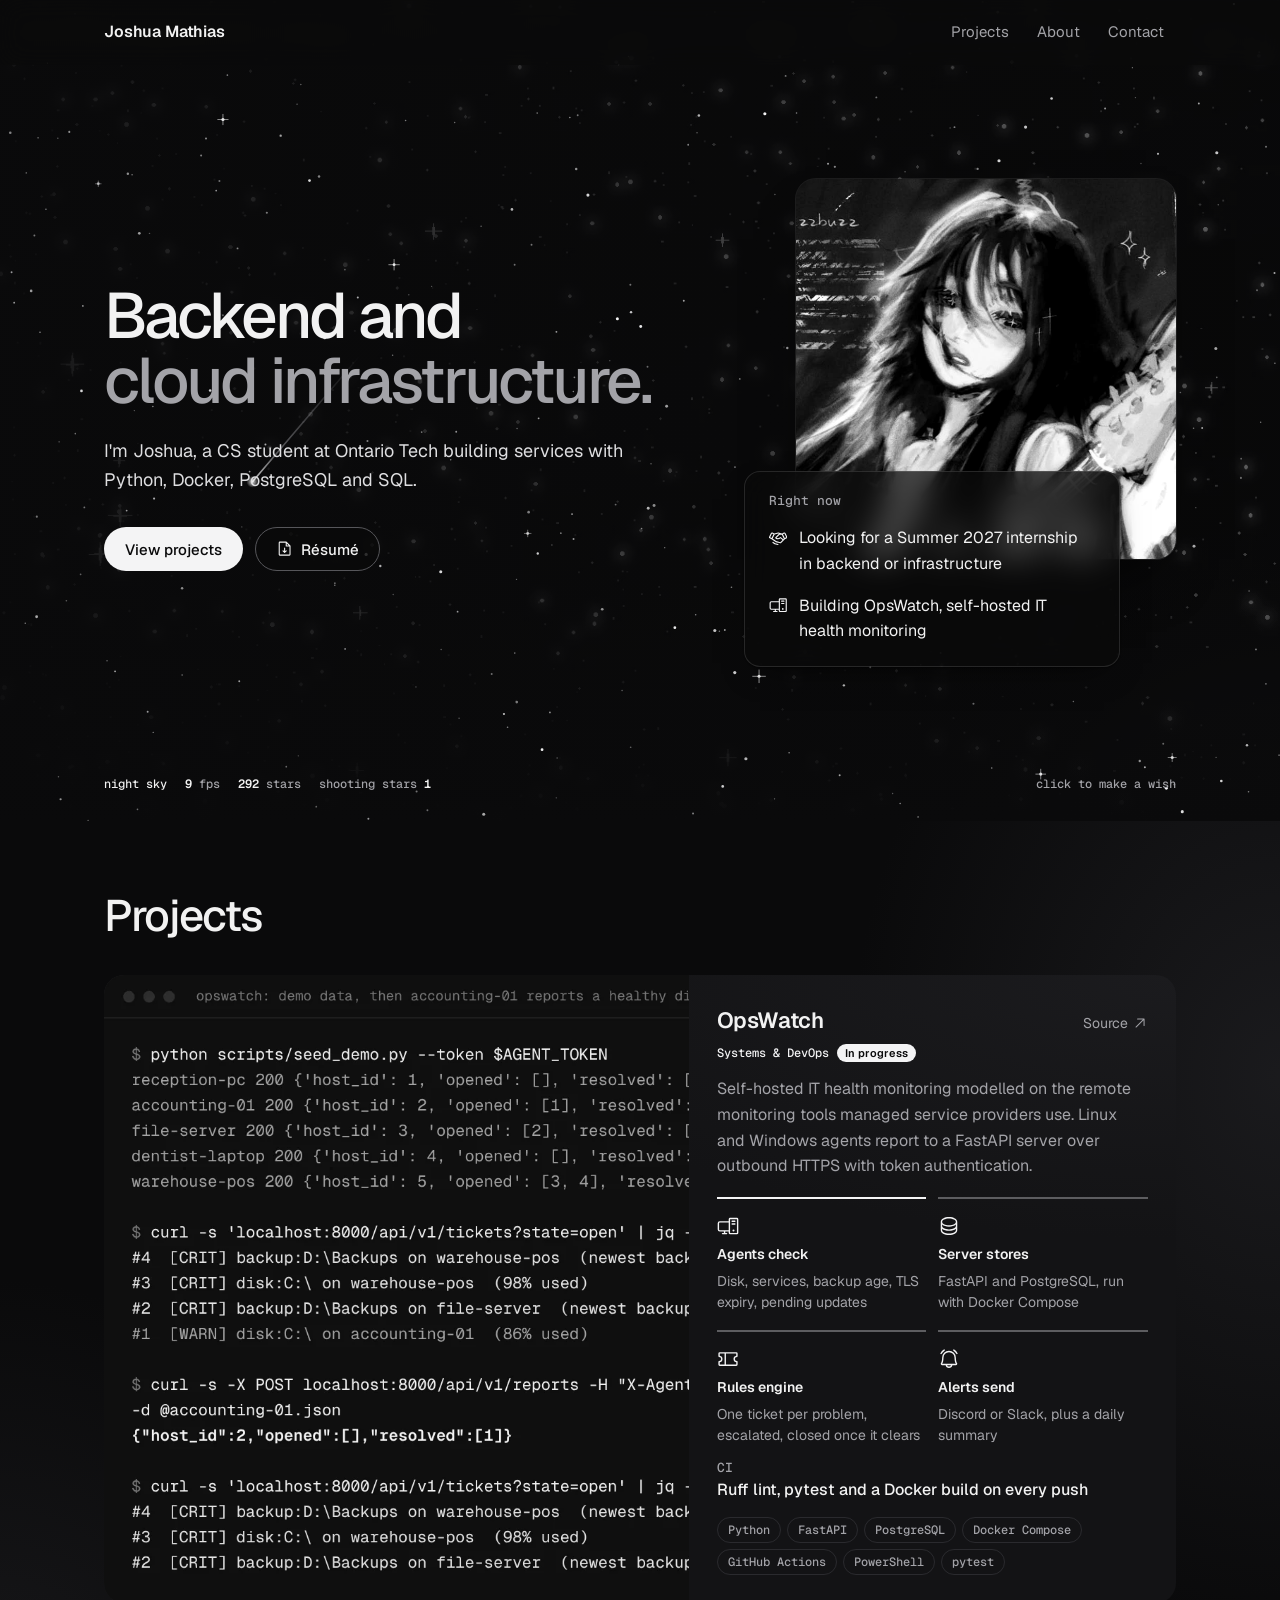
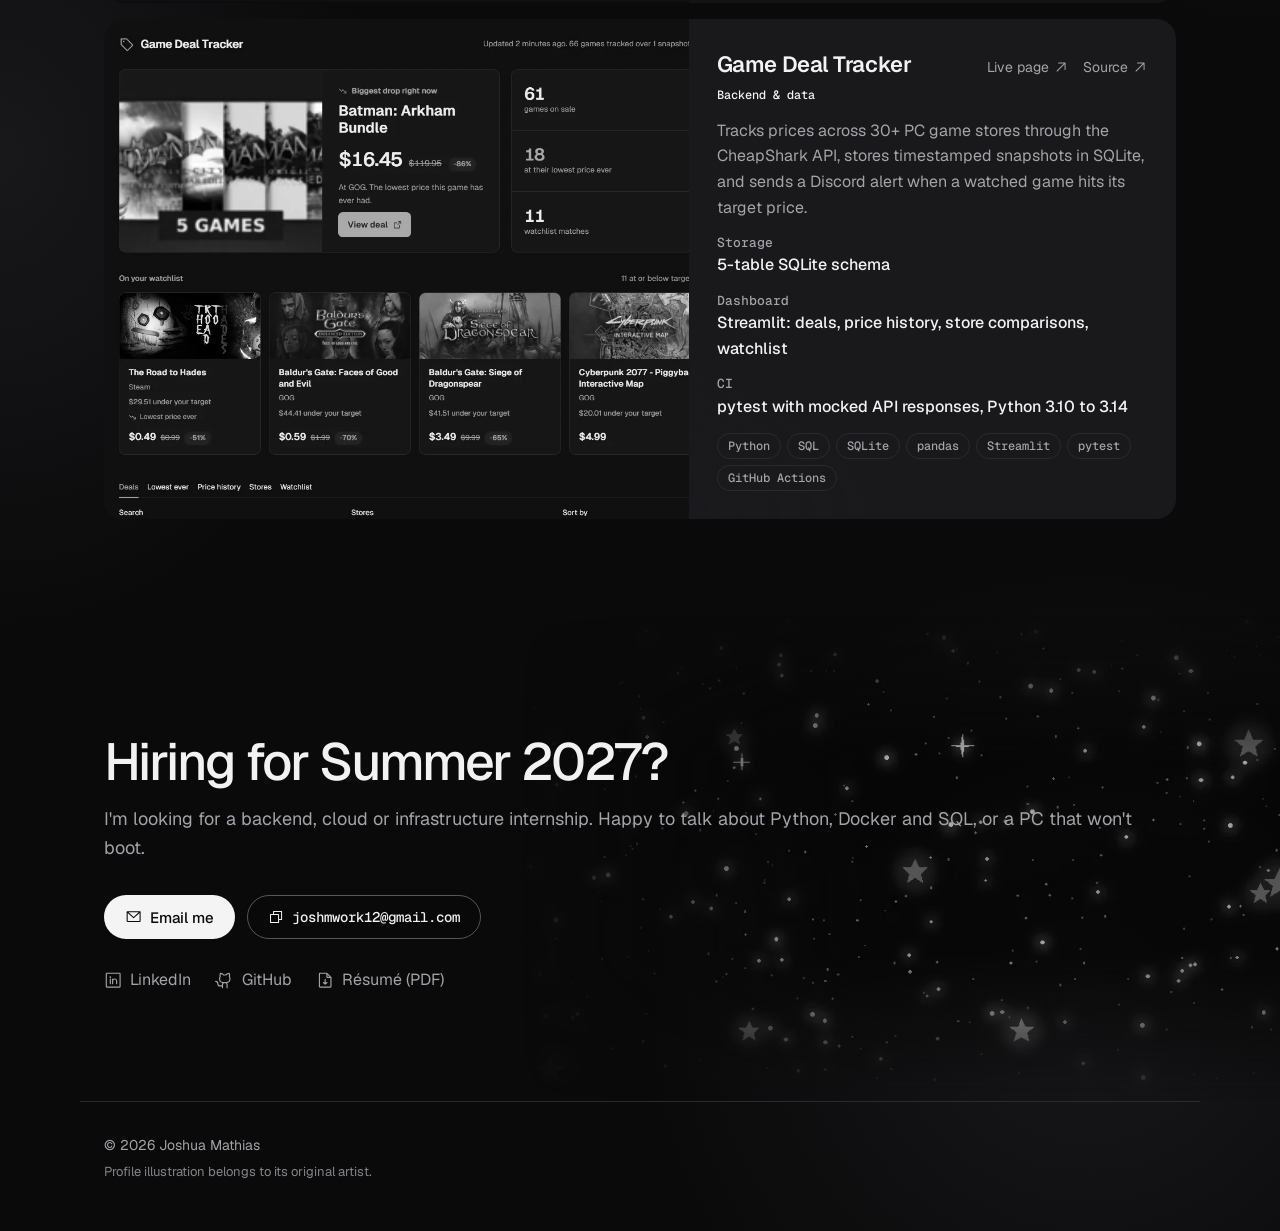
<file: index.html>
<!doctype html>
<html lang="en">
<head>
  <meta charset="utf-8">
  <meta name="viewport" content="width=device-width, initial-scale=1">
  <title>Joshua Mathias</title>
  <meta name="description" content="Computer Science student at Ontario Tech focused on backend and cloud infrastructure with Python, Docker, PostgreSQL and SQL. Seeking a Summer 2027 internship.">
  <meta name="color-scheme" content="dark">
  <meta name="theme-color" content="#0a0a0b">

  <!-- Link previews (Discord, LinkedIn, iMessage, etc.) -->
  <meta property="og:type" content="website">
  <meta property="og:url" content="https://jmscripts1.github.io/">
  <meta property="og:title" content="Joshua Mathias">
  <meta property="og:description" content="CS student at Ontario Tech. Backend and cloud infrastructure with Python, Docker, PostgreSQL and SQL. Seeking a Summer 2027 internship.">
  <meta property="og:image" content="https://jmscripts1.github.io/assets/og.png">
  <meta property="og:image:width" content="1200">
  <meta property="og:image:height" content="630">
  <meta name="twitter:card" content="summary_large_image">

  <link rel="icon" href="assets/favicon.svg" type="image/svg+xml">
  <link rel="preload" href="assets/fonts/Geist-Variable.woff2" as="font" type="font/woff2" crossorigin>
  <link rel="preload" href="assets/img/starfield.webp" as="image">
  <link rel="stylesheet" href="assets/style.css?v=20261121f">
  <link rel="stylesheet" href="assets/home.css?v=20261121f">
  <script>document.documentElement.classList.add("js")</script>
</head>
<body class="art home">
  <a class="skip" href="#main">Skip to content</a>

  <header class="nav">
    <div class="wrap nav__inner">
      <a class="nav__name" href="#top">Joshua<span class="nav__last"> Mathias</span></a>
      <nav aria-label="Primary">
        <ul class="nav__links">
          <li><a href="#projects">Projects</a></li>
          <li><a href="#about">About</a></li>
          <li><a href="#contact">Contact</a></li>
        </ul>
      </nav>
    </div>
  </header>

  <main id="main">
    <section class="hh" id="top">
      <img class="hh__art" src="assets/img/starfield.webp" width="1600" height="900" alt="" fetchpriority="high">
      <canvas class="hh__canvas" data-sky aria-hidden="true"></canvas>
      <div class="hero wrap">
      <div class="hero__copy">
        <h1 class="hero__title">Backend and <span>cloud infrastructure.</span></h1>
        <p class="hero__sub">I'm Joshua, a CS student at Ontario Tech building services with Python, Docker, PostgreSQL and SQL.</p>
        <div class="hero__ctas">
          <a class="btn btn--primary" href="#projects">View projects</a>
          <a class="btn btn--ghost" href="assets/Joshua_Mathias_Resume.pdf" target="_blank" rel="noopener">
            <svg class="icon" aria-hidden="true"><use href="assets/icons.svg#i-file-arrow-down"/></svg>Résumé
          </a>
        </div>
      </div>

      <div class="hero__side">
        <img class="hero__avatar" src="assets/avatar.jpg" width="460" height="460" alt="Joshua's profile picture: a sketchy black-and-white illustration of a girl playing guitar">
        <aside class="now" aria-labelledby="now-title">
        <h2 class="now__title" id="now-title">Right now</h2>
        <ul class="now__list">
          <li>
            <svg class="icon" aria-hidden="true"><use href="assets/icons.svg#i-handshake"/></svg>
            <span>Looking for a Summer 2027 internship in backend or infrastructure</span>
          </li>
          <li>
            <svg class="icon" aria-hidden="true"><use href="assets/icons.svg#i-desktop-tower"/></svg>
            <span>Building OpsWatch, self-hosted IT health monitoring</span>
          </li>
        </ul>
        </aside>
      </div>
      </div>
      <p class="hud" aria-hidden="true" hidden>
        <span>night sky</span>
        <span><b data-hud="fps">60</b> fps</span>
        <span><b data-hud="stars">0</b> stars</span>
        <span>shooting stars <b data-hud="meteors">0</b></span>
        <span class="hud__hint">click to make a wish</span>
      </p>
    </section>

    <section class="section wrap reveal" id="projects" aria-labelledby="projects-title">
      <h2 class="section__title" id="projects-title">Projects</h2>
      <div class="work-filters" id="projects-filters" role="group" aria-label="Filter projects" hidden></div>
      <!-- Built from assets/projects-data.js by assets/projects.js. The cards below are a pre-rendered copy for visitors and crawlers without JavaScript; re-copy them after editing the data file. -->

      <div class="pgrid" id="projects-grid">
        <article class="pj c2-span2 c3-span3 pj--img" data-area="systems-devops">
        
        <a class="pj__shot" href="assets/projects/opswatch-terminal.webp" target="_blank" rel="noopener"><picture><img src="assets/projects/opswatch-terminal.webp" alt="Terminal output from OpsWatch: demo agents open four tickets for full disks and stale backups, then a healthy disk report closes ticket 1 automatically" loading="lazy"></picture></a>
        <div class="pj__body">
          <div class="tile__head">
            <h3 class="tile__title">OpsWatch</h3>
            <div class="pj__links"><a class="pj__link" href="https://github.com/JMScripts1/opswatch" target="_blank" rel="noopener">Source<svg class="icon" aria-hidden="true"><use href="assets/icons.svg#i-arrow-up-right"></use></svg></a></div>
          </div>
          <p class="pj__area">Systems &amp; DevOps<span class="pj__status">In progress</span></p>
          <p class="tile__body">Self-hosted IT health monitoring modelled on the remote monitoring tools managed service providers use. Linux and Windows agents report to a FastAPI server over outbound HTTPS with token authentication.</p>
          <ol class="flow pj__flow" aria-label="How OpsWatch works">
          <li class="flow__step"><svg class="icon" aria-hidden="true"><use href="assets/icons.svg#i-desktop-tower"></use></svg><strong>Agents check</strong><span>Disk, services, backup age, TLS expiry, pending updates</span></li>
          <li class="flow__step"><svg class="icon" aria-hidden="true"><use href="assets/icons.svg#i-database"></use></svg><strong>Server stores</strong><span>FastAPI and PostgreSQL, run with Docker Compose</span></li>
          <li class="flow__step"><svg class="icon" aria-hidden="true"><use href="assets/icons.svg#i-ticket"></use></svg><strong>Rules engine</strong><span>One ticket per problem, escalated, closed once it clears</span></li>
          <li class="flow__step"><svg class="icon" aria-hidden="true"><use href="assets/icons.svg#i-bell-ringing"></use></svg><strong>Alerts send</strong><span>Discord or Slack, plus a daily summary</span></li></ol><dl class="facts"><div><dt>CI</dt><dd>Ruff lint, pytest and a Docker build on every push</dd></div></dl><ul class="chips" aria-label="Built with"><li>Python</li><li>FastAPI</li><li>PostgreSQL</li><li>Docker Compose</li><li>GitHub Actions</li><li>PowerShell</li><li>pytest</li></ul>
        </div>
      </article>
        <article class="pj c2-span2 c3-span3 pj--img" data-area="backend-data">
        
        <a class="pj__shot pj__shot--site" href="https://jmscripts1.github.io/game-deal-tracker/" target="_blank" rel="noopener" aria-label="Open the Game Deal Tracker page"><picture><img src="assets/projects/game-deal-tracker-dashboard.webp" alt="The Game Deal Tracker dashboard: biggest price drop right now, sale counts, and watchlist games under their target price" loading="lazy"></picture></a>
        <div class="pj__body">
          <div class="tile__head">
            <h3 class="tile__title">Game Deal Tracker</h3>
            <div class="pj__links"><a class="pj__link" href="https://jmscripts1.github.io/game-deal-tracker/" target="_blank" rel="noopener">Live page<svg class="icon" aria-hidden="true"><use href="assets/icons.svg#i-arrow-up-right"></use></svg></a><a class="pj__link" href="https://github.com/JMScripts1/game-deal-tracker" target="_blank" rel="noopener">Source<svg class="icon" aria-hidden="true"><use href="assets/icons.svg#i-arrow-up-right"></use></svg></a></div>
          </div>
          <p class="pj__area">Backend &amp; data</p>
          <p class="tile__body">Tracks prices across 30+ PC game stores through the CheapShark API, stores timestamped snapshots in SQLite, and sends a Discord alert when a watched game hits its target price.</p>
          <dl class="facts"><div><dt>Storage</dt><dd>5-table SQLite schema</dd></div><div><dt>Dashboard</dt><dd>Streamlit: deals, price history, store comparisons, watchlist</dd></div><div><dt>CI</dt><dd>pytest with mocked API responses, Python 3.10 to 3.14</dd></div></dl><ul class="chips" aria-label="Built with"><li>Python</li><li>SQL</li><li>SQLite</li><li>pandas</li><li>Streamlit</li><li>pytest</li><li>GitHub Actions</li></ul>
        </div>
      </article></div>
    </section>


    <section class="contact-band reveal" id="contact" aria-labelledby="contact-title">
      <img class="contact-band__art" src="assets/img/star-band.webp" width="1600" height="530" alt="" loading="lazy">
      <div class="wrap contact">
      <h2 class="contact__title" id="contact-title">Hiring for Summer 2027?</h2>
      <p class="contact__sub">I'm looking for a backend, cloud or infrastructure internship. Happy to talk about Python, Docker and SQL, or a PC that won't boot.</p>
      <div class="contact__actions">
        <a class="btn btn--primary" href="mailto:joshmwork12@gmail.com">
          <svg class="icon" aria-hidden="true"><use href="assets/icons.svg#i-envelope-simple"/></svg>Email me
        </a>
        <button class="btn btn--ghost copy" type="button" data-copy="joshmwork12@gmail.com">
          <svg class="icon copy__icon" aria-hidden="true"><use href="assets/icons.svg#i-copy"/></svg>
          <span class="copy__label">joshmwork12@gmail.com</span>
        </button>
      </div>
      <ul class="socials">
        <li><a href="https://www.linkedin.com/in/joshua-mathias-9b759b327/" target="_blank" rel="me noopener">
          <svg class="icon" aria-hidden="true"><use href="assets/icons.svg#i-linkedin-logo"/></svg>LinkedIn</a></li>
        <li><a href="https://github.com/JMScripts1" target="_blank" rel="me noopener">
          <svg class="icon" aria-hidden="true"><use href="assets/icons.svg#i-github-logo"/></svg>GitHub</a></li>
        <li><a href="assets/Joshua_Mathias_Resume.pdf" target="_blank" rel="noopener">
          <svg class="icon" aria-hidden="true"><use href="assets/icons.svg#i-file-arrow-down"/></svg>Résumé (PDF)</a></li>
      </ul>
      </div>
    </section>
  </main>

  <footer class="footer wrap">
    <p>&copy; <span id="year">2026</span> Joshua Mathias</p>
    <p class="footer__credit">Profile illustration belongs to its original artist.</p>
  </footer>

  <script src="assets/main.js" defer></script>
  <script src="assets/engine.js?v=20261121f" defer></script>
  <script src="assets/projects-data.js?v=20261121f" defer></script>
  <script src="assets/projects.js?v=20261121f" defer></script>
</body>
</html>
</file>
<file: assets/style.css>
/* Geist and Geist Mono by Vercel, SIL Open Font License (assets/fonts/OFL.txt) */
@font-face {
  font-family: "Geist";
  src: url("fonts/Geist-Variable.woff2") format("woff2");
  font-weight: 100 900;
  font-display: swap;
}
@font-face {
  font-family: "Geist Mono";
  src: url("fonts/GeistMono-Variable.woff2") format("woff2");
  font-weight: 100 900;
  font-display: swap;
}

:root {
  /* Night sky: black and white only. The page is always dark; "accent" is the
     brightest white, used for focus, primary buttons and highlights. */
  color-scheme: dark;
  --bg: #0a0a0b;
  --surface: #131315;
  --surface-2: #19191c;
  --text: #f2f2f2;
  --muted: #a3a3a8;
  --line: #2a2a2e;
  --accent: #f4f4f5;
  --accent-ink: #0a0a0b;
  --accent-soft: #1d1d20;
  --accent-soft-ink: #f4f4f5;
  --error: #ff8a80;
  --shadow: 0 1px 2px rgb(0 0 0 / 0.5), 0 12px 32px -16px rgb(0 0 0 / 0.8);

  --radius: 16px;
  --pill: 999px;
  --ease: cubic-bezier(0.16, 1, 0.3, 1);
  --sans: "Geist", ui-sans-serif, system-ui, sans-serif;
  --mono: "Geist Mono", ui-monospace, "SF Mono", Menlo, monospace;

  /* z-index scale: nav 10, skip link 20 */
}

*, *::before, *::after { box-sizing: border-box; }
[hidden] { display: none !important; }
html { background: var(--bg); scroll-behavior: smooth; scroll-padding-top: 88px; -webkit-text-size-adjust: 100%; }
body {
  margin: 0;
  background: var(--bg);
  color: var(--text);
  font-family: var(--sans);
  font-size: 1rem;
  line-height: 1.6;
  -webkit-font-smoothing: antialiased;
  text-rendering: optimizeLegibility;
}
h1, h2, h3, p, ul, ol, dl, dd { margin: 0; }
ul, ol { padding: 0; list-style: none; }
a { color: inherit; }
:focus-visible { outline: 2px solid var(--accent); outline-offset: 3px; border-radius: 6px; }

.icon { width: 1.15em; height: 1.15em; fill: currentColor; flex: none; }

.wrap { width: 100%; max-width: 1120px; margin-inline: auto; padding-inline: 24px; }
@media (max-width: 767px) { .wrap { padding-inline: 16px; } }

.skip {
  position: absolute; left: 16px; top: -48px; z-index: 20;
  background: var(--accent); color: var(--accent-ink);
  padding: 8px 14px; border-radius: var(--pill); text-decoration: none;
}
.skip:focus { top: 12px; }

/* Nav */
.nav {
  position: sticky; top: 0; z-index: 10;
  background: color-mix(in srgb, var(--bg) 82%, transparent);
  backdrop-filter: saturate(160%) blur(12px);
  -webkit-backdrop-filter: saturate(160%) blur(12px);
  border-bottom: 1px solid color-mix(in srgb, var(--line) 60%, transparent);
}
@media (prefers-reduced-transparency: reduce) { .nav { background: var(--bg); backdrop-filter: none; } }
.nav__inner { height: 64px; display: flex; align-items: center; justify-content: space-between; gap: 16px; }
.nav__name { font-weight: 600; letter-spacing: -0.01em; text-decoration: none; white-space: nowrap; }
.nav__links { display: flex; gap: 4px; }
.nav__links a {
  display: block; padding: 6px 12px; border-radius: var(--pill);
  color: var(--muted); text-decoration: none; font-size: 0.9375rem;
  transition: color 0.2s, background-color 0.2s;
}
.nav__links a:hover { color: var(--text); background: var(--surface); }
@media (max-width: 420px) {
  .nav__links { gap: 0; }
  .nav__links a { padding: 6px 7px; font-size: 0.875rem; }
  .nav__name { font-size: 0.9375rem; }
}

/* Buttons */
.btn {
  display: inline-flex; align-items: center; gap: 8px;
  height: 44px; padding: 0 20px; border-radius: var(--pill);
  font: 500 0.9375rem/1 var(--sans); white-space: nowrap; text-decoration: none;
  border: 1px solid transparent; cursor: pointer;
  transition: transform 0.2s var(--ease), background-color 0.2s, border-color 0.2s;
}
.btn:active { transform: translateY(1px) scale(0.98); }
.btn--primary { background: var(--accent); color: var(--accent-ink); }
.btn--primary:hover { background: color-mix(in srgb, var(--accent) 88%, var(--text)); }
.btn--ghost { background: transparent; color: var(--text); border-color: var(--line); }
.btn--ghost:hover { background: var(--surface); }

/* Hero */
.hero {
  display: grid; grid-template-columns: 1.35fr 1fr; gap: 56px; align-items: center;
  padding-top: 80px; padding-bottom: 88px;
}
.hero__title {
  font-size: clamp(2.5rem, 5.2vw, 4.25rem);
  line-height: 1.02; letter-spacing: -0.045em; font-weight: 600;
  max-width: 13ch;
}
.hero__sub { margin-top: 24px; font-size: 1.125rem; color: var(--muted); max-width: 44ch; }
.hero__ctas { margin-top: 32px; display: flex; flex-wrap: wrap; gap: 12px; }

.hero__side { position: relative; padding-bottom: 8px; }
.hero__avatar {
  display: block; width: 100%; height: auto; max-width: 380px; aspect-ratio: 1; margin-left: auto;
  object-fit: cover; border-radius: var(--radius);
  background: var(--surface);
}
.now {
  position: relative; margin-top: -88px; margin-right: 56px;
  background: color-mix(in srgb, var(--surface) 92%, transparent);
  -webkit-backdrop-filter: blur(10px); backdrop-filter: blur(10px);
  border: 1px solid var(--line);
  border-radius: var(--radius); padding: 22px 24px; box-shadow: var(--shadow);
}
@media (prefers-reduced-transparency: reduce) { .now { background: var(--surface); backdrop-filter: none; } }
.now__title { font: 500 0.8125rem/1 var(--mono); color: var(--muted); margin-bottom: 18px; }
.now__list { display: grid; gap: 16px; }
.now__list li { display: flex; gap: 12px; align-items: flex-start; }
.now__list .icon { color: var(--accent); margin-top: 0.2em; }

@media (max-width: 767px) {
  .hero { grid-template-columns: 1fr; gap: 40px; padding-top: 48px; padding-bottom: 56px; }
  .hero__avatar { max-width: 260px; margin-left: 0; }
  .now { margin-top: -56px; margin-right: 0; margin-left: 24px; }
}

/* Sections */
.section { padding-block: 72px; }
.section__title { font-size: clamp(1.75rem, 3vw, 2.25rem); line-height: 1.1; letter-spacing: -0.03em; font-weight: 600; margin-bottom: 32px; }
@media (max-width: 767px) { .section { padding-block: 48px; } }

/* Projects bento: feature spans two columns, tracker runs the full height on the right */
.bento {
  display: grid; gap: 16px;
  grid-template-columns: repeat(3, minmax(0, 1fr));
  grid-template-areas: "feature feature tall";
}
.tile {
  border-radius: var(--radius); padding: 28px;
  background: var(--surface);
  display: flex; flex-direction: column; gap: 16px;
}
.tile--feature { grid-area: feature; }
.tile--tall { grid-area: tall; background: var(--surface-2); }
.tile--accent {
  grid-area: accent; flex-direction: row; align-items: center; gap: 20px;
  background: var(--accent-soft); color: var(--accent-soft-ink);
}
.tile--accent .tile__body { color: inherit; opacity: 0.85; }
.tile__glyph { width: 40px; height: 40px; }
.tile__head { display: flex; justify-content: space-between; align-items: baseline; gap: 16px; }
.tile__title { font-size: 1.375rem; letter-spacing: -0.02em; font-weight: 600; }
.tile__body { color: var(--muted); max-width: 60ch; }
.tile__link {
  display: inline-flex; align-items: center; gap: 4px; flex: none;
  font-size: 0.875rem; color: var(--muted); text-decoration: none;
  transition: color 0.2s;
}
.tile__link:hover { color: var(--accent); }
.tile__link .icon { transition: transform 0.25s var(--ease); }
.tile__link:hover .icon { transform: translate(2px, -2px); }

.flow { display: grid; grid-template-columns: repeat(4, minmax(0, 1fr)); gap: 12px; margin-top: 8px; counter-reset: none; }
.flow__step {
  position: relative; display: flex; flex-direction: column; gap: 6px;
  padding-top: 16px; border-top: 2px solid var(--line);
  font-size: 0.875rem;
}
.flow__step:first-child { border-top-color: var(--accent); }
.flow__step .icon { width: 22px; height: 22px; color: var(--accent); }
.flow__step strong { font-weight: 600; }
.flow__step span { color: var(--muted); line-height: 1.45; }

.facts { display: grid; gap: 14px; margin-top: auto; }
.facts dt { font: 500 0.8125rem/1.4 var(--mono); color: var(--muted); }
.facts dd { font-weight: 500; }

.chips { display: flex; flex-wrap: wrap; gap: 6px; }
.chips li {
  font: 500 0.75rem/1 var(--mono); padding: 6px 10px; border-radius: var(--pill);
  border: 1px solid var(--line); color: var(--muted);
}
.chips--lg li { font-size: 0.875rem; padding: 8px 14px; color: var(--text); background: var(--surface); border-color: transparent; }

@media (max-width: 899px) {
  .bento { grid-template-columns: 1fr; grid-template-areas: "feature" "tall"; }
  .flow { grid-template-columns: repeat(2, minmax(0, 1fr)); row-gap: 20px; }
}
@media (max-width: 479px) {
  .tile { padding: 22px; }
  .flow { grid-template-columns: 1fr; }
  .tile--accent { flex-direction: column; align-items: flex-start; }
}

/* About */
.about { display: grid; grid-template-columns: 1.2fr 1fr; gap: 64px; align-items: start; }
.about__text p { font-size: 1.125rem; max-width: 58ch; }
.about__text p + p { margin-top: 18px; color: var(--muted); }
.offclock { display: grid; grid-template-columns: repeat(2, minmax(0, 1fr)); gap: 12px; margin-top: 24px; max-width: 58ch; }
.offclock__item { margin: 0; display: grid; }
.beat {
  display: flex; flex-direction: column; justify-content: space-between; gap: 14px; padding: 14px 16px 16px;
  border: 1px solid var(--line); border-radius: var(--radius); background: var(--surface);
}
.beat__head { display: flex; align-items: center; gap: 12px; }
.beat__play, .edit__play {
  display: grid; place-items: center; flex: none; width: 44px; height: 44px; border-radius: var(--pill);
  border: 0; background: var(--accent); color: var(--accent-ink); cursor: pointer;
  transition: transform 0.2s var(--ease);
}
.beat__play:active { transform: scale(0.94); }
.beat__play .icon, .edit__play .icon { width: 18px; height: 18px; }
.beat__play:not([aria-pressed="true"]) .icon, .edit__play .icon { margin-left: 2px; }
.beat__info { display: grid; gap: 2px; min-width: 0; }
.beat__info strong { font-weight: 600; font-size: 0.9375rem; }
.beat__time { font: 500 0.75rem/1.3 var(--mono); color: var(--muted); font-variant-numeric: tabular-nums; }
.beat__wave { display: flex; align-items: center; gap: 2px; height: 40px; cursor: pointer; touch-action: none; }
.beat__wave i { flex: 1; min-width: 1px; border-radius: 1px; background: color-mix(in srgb, var(--muted) 35%, transparent); transition: background-color 0.15s; }
.beat__wave i.is-on { background: var(--accent); }
.beat__wave:focus-visible { outline: 2px solid var(--accent); outline-offset: 4px; border-radius: 4px; }
.edit {
  position: relative; display: block; width: 100%; height: 100%; min-height: 0; padding: 0; overflow: hidden;
  border: 0; border-radius: var(--radius); background: #0d0d0e; cursor: pointer;
}
.edit video { display: block; width: 100%; height: 100%; aspect-ratio: 16 / 9; object-fit: cover; filter: grayscale(1); }
.edit__play {
  position: absolute; left: 50%; top: 50%; transform: translate(-50%, -50%);
  background: color-mix(in srgb, var(--bg) 85%, transparent); color: var(--accent);
  -webkit-backdrop-filter: blur(8px); backdrop-filter: blur(8px);
  transition: opacity 0.25s, transform 0.25s var(--ease);
}
.edit:hover .edit__play { transform: translate(-50%, -50%) scale(1.06); }
.edit.is-playing .edit__play { opacity: 0; }
.edit:focus-visible { outline: 2px solid var(--accent); outline-offset: 3px; }
@media (max-width: 480px) { .offclock { grid-template-columns: 1fr; } }
.timeline { display: grid; gap: 28px; padding-top: 6px; }
.timeline li { display: grid; gap: 2px; padding-left: 20px; border-left: 2px solid var(--line); }
.timeline li:first-child { border-left-color: var(--accent); }
.timeline__when { font: 500 0.8125rem/1.6 var(--mono); color: var(--muted); }
.timeline strong { font-weight: 600; }
.timeline li > span:last-child { color: var(--muted); }
@media (max-width: 767px) { .about { grid-template-columns: 1fr; gap: 36px; } }

/* Tools */
.stack { display: grid; gap: 20px; }
.stack__row { display: grid; grid-template-columns: 200px 1fr; gap: 16px; align-items: center; }
.stack__row h3 { font-size: 1rem; font-weight: 500; color: var(--muted); }
@media (max-width: 767px) { .stack__row { grid-template-columns: 1fr; gap: 10px; } }

/* Contact */
.contact { padding-block: 96px 80px; }
.contact__title { font-size: clamp(2rem, 4.2vw, 3.25rem); line-height: 1.05; letter-spacing: -0.04em; font-weight: 600; max-width: 18ch; }
.contact__sub { margin-top: 16px; font-size: 1.125rem; color: var(--muted); }
.contact__actions { margin-top: 32px; display: flex; flex-wrap: wrap; gap: 12px; }
.copy { font-family: var(--mono); font-size: 0.875rem; }
.copy[data-state="done"] { border-color: var(--accent); color: var(--accent); }
.socials { margin-top: 28px; display: flex; flex-wrap: wrap; gap: 24px; }
.socials a {
  display: inline-flex; align-items: center; gap: 8px; color: var(--muted);
  text-decoration: none; transition: color 0.2s;
}
.socials a:hover { color: var(--text); }
@media (max-width: 479px) { .contact__actions .btn { width: 100%; justify-content: center; } }

.footer { padding-block: 32px 48px; border-top: 1px solid var(--line); color: var(--muted); font-size: 0.875rem; }

/* Motion: hero enters in sequence, sections fade up once as they scroll in */
@media (prefers-reduced-motion: no-preference) {
  .hero__copy > *, .hero__avatar, .now {
    animation: rise 0.8s var(--ease) both;
  }
  .hero__sub { animation-delay: 0.08s; }
  .hero__ctas { animation-delay: 0.16s; }
  .hero__avatar { animation-delay: 0.2s; }
  .now { animation-delay: 0.32s; }

  .js .reveal { opacity: 0; transform: translateY(24px); transition: opacity 0.8s var(--ease), transform 0.8s var(--ease); }
  .js .reveal.is-in { opacity: 1; transform: none; }
}
@keyframes rise { from { opacity: 0; transform: translateY(16px); } to { opacity: 1; transform: none; } }


/* ---------- Art-page tokens ---------- */
:root {
  --sheet: color-mix(in srgb, var(--bg) 72%, transparent);
  --sheet-line: color-mix(in srgb, #ffffff 12%, transparent);
  --art-filter: grayscale(1) brightness(0.85);
  --r-lg: 20px;
}
@media (prefers-reduced-transparency: reduce) {
  :root { --sheet: var(--bg); }
}

.art .nav { background: color-mix(in srgb, var(--bg) 70%, transparent); border-bottom-color: transparent; }

.btn--glass {
  background: var(--sheet); color: var(--text);
  border-color: var(--sheet-line);
  -webkit-backdrop-filter: blur(12px); backdrop-filter: blur(12px);
}
.btn--glass:hover { background: color-mix(in srgb, var(--bg) 92%, transparent); }


/* Shared filter chips (projects, completed work) */
.work-filters { display: flex; flex-wrap: wrap; gap: 8px; margin-bottom: 20px; }
.wf {
  padding: 7px 14px; border-radius: var(--pill); cursor: pointer;
  border: 1px solid color-mix(in srgb, var(--accent) 18%, var(--line)); background: transparent;
  font: 500 0.875rem/1 var(--sans); color: var(--text);
  transition: background-color 0.2s, color 0.2s;
}
.wf:hover { background: var(--accent-soft); }
.wf.is-on { background: var(--accent); border-color: var(--accent); color: var(--accent-ink); }


/* Shared nav states */
.nav__links a[aria-current="page"] { color: var(--text); background: var(--surface); }
/* Three links (Projects, About, Contact): the surname drops out on narrow phones. */
@media (max-width: 399px) { .nav__last { display: none; } }
@media (max-width: 374px) {
  .nav__links a { padding: 6px 5px; font-size: 0.8125rem; }
  .nav__name { font-size: 0.875rem; }
}
@media (max-width: 339px) { .nav__links a { padding: 6px 3px; font-size: 0.75rem; } .nav__inner { gap: 8px; } }
</file>
<file: assets/home.css>
/*
  Home page: black-and-white night sky.
  The hero hosts the night sky engine (assets/engine.js) on a canvas between the washed
  background art and the content. Shape rule matches the rest of the site: panels
  16-20px, buttons and chips are pills.
*/

/* Faint grey glows drifting down the page so sections are never flat fields */
.home {
  background-color: var(--bg);
  background-image:
    radial-gradient(48% 28% at 100% 38%, color-mix(in srgb, var(--accent-soft) 85%, transparent) 0%, transparent 70%),
    radial-gradient(42% 24% at 0% 62%, color-mix(in srgb, var(--accent-soft) 75%, transparent) 0%, transparent 70%),
    radial-gradient(50% 22% at 85% 92%, color-mix(in srgb, var(--accent-soft) 70%, transparent) 0%, transparent 70%);
  background-repeat: no-repeat;
}

.home .section__title { font-size: clamp(2rem, 3.6vw, 2.75rem); line-height: 1.05; letter-spacing: -0.04em; font-weight: 500; margin-bottom: 36px; }

/* ---------- Hero + night sky engine ---------- */
.hh { position: relative; overflow: hidden; isolation: isolate; margin-top: -64px; touch-action: pan-y; }
.hh__art {
  position: absolute; inset: 0; z-index: -3;
  width: 100%; height: 100%; object-fit: cover; object-position: 50% 30%;
  filter: grayscale(1); opacity: 0.45;
}
.hh::before {
  content: ""; position: absolute; inset: 0; z-index: -2; pointer-events: none;
  background:
    linear-gradient(90deg, color-mix(in srgb, var(--bg) 88%, transparent) 0%, color-mix(in srgb, var(--bg) 55%, transparent) 50%, color-mix(in srgb, var(--bg) 25%, transparent) 100%),
    linear-gradient(0deg, var(--bg) 0%, transparent 30%);
}
.hh__canvas { position: absolute; inset: 0; z-index: -1; width: 100%; height: 100%; pointer-events: none; }
.hh .hero { padding-top: 136px; padding-bottom: 104px; min-height: min(820px, 96dvh); }
.home .hero__title { font-size: clamp(2.5rem, 5.2vw, 4rem); font-weight: 500; letter-spacing: -0.045em; max-width: none; }
.home .hero__title span { display: block; color: var(--muted); }
.home .hero__sub { color: color-mix(in srgb, var(--text) 75%, var(--muted)); }
.home .btn--ghost { background: var(--sheet); border-color: color-mix(in srgb, var(--accent) 22%, var(--line)); -webkit-backdrop-filter: blur(12px); backdrop-filter: blur(12px); }

.home .hero__avatar { border-radius: 20px; transform: rotate(-2deg); filter: grayscale(1) contrast(1.05); box-shadow: 0 0 0 1px rgb(255 255 255 / 0.08), 0 30px 60px -30px rgb(0 0 0 / 0.9); }
.home .now { background: var(--sheet); border-color: var(--sheet-line); -webkit-backdrop-filter: blur(16px) saturate(140%); backdrop-filter: blur(16px) saturate(140%); }

/* Live readout from the engine, styled like a game-engine stats overlay */
.hud {
  position: absolute; left: 50%; bottom: 28px; transform: translateX(-50%);
  width: min(100% - 48px, 1072px);
  display: flex; flex-wrap: wrap; gap: 6px 18px; align-items: center;
  font: 500 0.75rem/1.4 var(--mono); color: var(--muted);
  pointer-events: none;
}
.hud span:first-child { color: var(--text); }
.hud b { font-weight: 600; color: var(--text); font-variant-numeric: tabular-nums; }
.hud__hint { margin-left: auto; }
@media (max-width: 767px) {
  .hh .hero { padding-top: 104px; padding-bottom: 88px; min-height: 0; }
  .hh::before {
    background: linear-gradient(180deg, color-mix(in srgb, var(--bg) 70%, transparent) 0%, color-mix(in srgb, var(--bg) 60%, transparent) 60%, var(--bg) 100%);
  }
  .hud { bottom: 20px; width: calc(100% - 32px); gap: 4px 12px; }
  .hud__hint { display: none; }
}
@media (prefers-reduced-motion: reduce) { .hud__hint { display: none; } }

/* ---------- Projects ---------- */
.home .tile--feature {
  background:
    radial-gradient(120% 90% at 100% 0%, color-mix(in srgb, var(--accent-soft) 90%, transparent) 0%, transparent 60%),
    var(--surface);
}
.home .tile--tall {
  background:
    radial-gradient(110% 70% at 0% 100%, color-mix(in srgb, var(--accent-soft) 85%, transparent) 0%, transparent 65%),
    var(--surface-2);
}
.home .tile { border-radius: 20px; }
.home .tile--accent { position: relative; overflow: hidden; isolation: isolate; min-height: 150px; }
.tile__art {
  position: absolute; inset: 0; z-index: -2; width: 100%; height: 100%; object-fit: cover; object-position: 50% 35%;
  filter: var(--art-filter); transition: transform 1.2s var(--ease);
}
.home .tile--accent::after {
  content: ""; position: absolute; inset: 0; z-index: -1;
  background: linear-gradient(90deg, color-mix(in srgb, var(--bg) 90%, transparent) 0%, color-mix(in srgb, var(--bg) 70%, transparent) 55%, color-mix(in srgb, var(--bg) 20%, transparent) 100%);
}
.home .tile--accent { color: var(--text); }
.home .tile--accent .tile__glyph { color: var(--accent); }
.home .tile--accent .tile__body { color: color-mix(in srgb, var(--text) 75%, var(--muted)); opacity: 1; }
@media (hover: hover) { .home .tile--accent:hover .tile__art { transform: scale(1.05); } }

.home .flow__step { border-top-color: color-mix(in srgb, var(--accent) 25%, var(--line)); }
.home .flow__step:first-child { border-top-color: var(--accent); }

/* ---------- Tools ---------- */
.home .chips--lg li {
  background: color-mix(in srgb, var(--surface) 70%, transparent); border: 1px solid color-mix(in srgb, var(--accent) 14%, var(--line));
  -webkit-backdrop-filter: blur(8px); backdrop-filter: blur(8px);
  transition: background-color 0.2s, color 0.2s, transform 0.2s var(--ease);
}
.home .chips--lg li:hover { background: var(--accent-soft); color: var(--accent-soft-ink); transform: translateY(-1px); }

/* ---------- Contact ---------- */
.contact-band { position: relative; overflow: hidden; isolation: isolate; margin-top: 24px; }
.contact-band__art {
  position: absolute; z-index: -2; right: 0; top: 0; height: 100%; width: min(60%, 760px);
  object-fit: cover; object-position: 50% 50%; filter: var(--art-filter);
  /* fade in from the left and soften the top and bottom edges */
  -webkit-mask-image: linear-gradient(90deg, transparent 0%, #000 45%), linear-gradient(180deg, transparent 0%, #000 30%, #000 70%, transparent 100%);
  -webkit-mask-composite: source-in;
  mask-image: linear-gradient(90deg, transparent 0%, #000 45%), linear-gradient(180deg, transparent 0%, #000 30%, #000 70%, transparent 100%);
  mask-composite: intersect;
  opacity: 0.8;
}
.home .contact { padding-block: 120px 104px; }
.home .contact__title { font-weight: 500; }
@media (max-width: 767px) {
  .contact-band__art { width: 100%; opacity: 0.35; -webkit-mask-image: linear-gradient(180deg, transparent 0%, #000 30%, #000 70%, transparent 100%); mask-image: linear-gradient(180deg, transparent 0%, #000 30%, #000 70%, transparent 100%); }
  .home .contact { padding-block: 72px; }
}

.footer__credit { margin-top: 6px; font-size: 0.8125rem; opacity: 0.8; }

/* ---------- Projects grid (built by assets/projects.js) ---------- */
.pgrid { display: grid; grid-template-columns: 1fr; gap: 16px; }
@media (min-width: 640px) {
  .pgrid { grid-template-columns: repeat(2, minmax(0, 1fr)); }
  .pj.c2-span2 { grid-column: span 2; }
}
@media (min-width: 1024px) {
  .pgrid { grid-template-columns: repeat(3, minmax(0, 1fr)); }
  .pj.c2-span2 { grid-column: auto; }
  .pj.c3-span2 { grid-column: span 2; }
  .pj.c3-span3 { grid-column: 1 / -1; }
}
/* While filtering, every visible card is a normal single cell */
.pgrid.is-filtered .pj { grid-column: auto !important; }

.pj {
  position: relative; overflow: hidden; isolation: isolate; container-type: inline-size;
  display: flex; flex-direction: column; border-radius: 20px;
  background:
    radial-gradient(110% 70% at 100% 0%, color-mix(in srgb, var(--accent-soft) 80%, transparent) 0%, transparent 60%),
    var(--surface);
}
.pj:nth-child(3n + 2) {
  background:
    radial-gradient(110% 70% at 0% 100%, color-mix(in srgb, var(--accent-soft) 85%, transparent) 0%, transparent 65%),
    var(--surface-2);
}
.pj__body { display: flex; flex-direction: column; gap: 14px; padding: 28px; flex: 1; }
.pj__area { display: flex; align-items: center; gap: 8px; font: 500 0.75rem/1.3 var(--mono); color: var(--accent); margin-top: -8px; }
.pj__links { display: flex; gap: 14px; flex: none; }
/* Two or more links: drop them under the title instead of squeezing it */
.pj .tile__head:has(.pj__link + .pj__link) { flex-wrap: wrap; row-gap: 4px; }
.pj__link {
  display: inline-flex; align-items: center; gap: 4px;
  font-size: 0.875rem; color: var(--muted); text-decoration: none; transition: color 0.2s;
}
.pj__link:hover { color: var(--accent); }
.pj__link .icon { transition: transform 0.25s var(--ease); }
.pj__link:hover .icon { transform: translate(2px, -2px); }
.pj__status {
  display: inline-block; padding: 2px 8px; border-radius: var(--pill);
  background: var(--accent); color: var(--accent-ink); font: 600 0.6875rem/1.3 var(--sans); letter-spacing: 0;
}
.pj .facts { margin-top: 0; }
.pj .chips { margin-top: auto; }

/* Steps row: 2 columns in a narrow card, 4 once the card is wide */
.pj__flow { grid-template-columns: repeat(2, minmax(0, 1fr)); row-gap: 18px; margin-top: 4px; }
@container (min-width: 720px) { .pj__flow { grid-template-columns: repeat(4, minmax(0, 1fr)); } }
@container (max-width: 300px) { .pj__flow { grid-template-columns: 1fr; } }

/* Screenshot on top, or on the left when the card is wide */
.pj__shot { display: block; aspect-ratio: 16 / 9; overflow: hidden; background: var(--surface-2); }
.pj__shot picture { display: block; width: 100%; height: 100%; }
.pj__shot img { width: 100%; height: 100%; object-fit: cover; object-position: 0 0; display: block; filter: grayscale(1); transform-origin: 0 0; transition: transform 0.8s var(--ease); }
/* Screenshot of a live page: keep its headline (top left) in frame when cropped */
.pj__shot--site img { object-position: 0 0; transform-origin: 0 0; }
@media (hover: hover) { .pj__shot:hover img { transform: scale(1.03); } }
@media (min-width: 1024px) {
  .pj--img.c3-span2, .pj--img.c3-span3 { display: grid; grid-template-columns: 1.2fr 1fr; }
  .pj--img.c3-span2 .pj__shot, .pj--img.c3-span3 .pj__shot { aspect-ratio: auto; height: 100%; min-height: 300px; }
  /* text sits in the narrower half next to the screenshot, so steps go two across */
  .pj--img.c3-span2 .pj__flow, .pj--img.c3-span3 .pj__flow { grid-template-columns: repeat(2, minmax(0, 1fr)); }
}

/* Painted background for projects without screenshots */
.pj--art { background: none; }
.pj__art { position: absolute; inset: 0; z-index: -2; width: 100%; height: 100%; object-fit: cover; object-position: 50% 35%; filter: var(--art-filter); transition: transform 1.2s var(--ease); }
.pj--art::after {
  content: ""; position: absolute; inset: 0; z-index: -1;
  background: linear-gradient(90deg, color-mix(in srgb, var(--bg) 90%, transparent) 0%, color-mix(in srgb, var(--bg) 70%, transparent) 55%, color-mix(in srgb, var(--bg) 25%, transparent) 100%);
}
.pj--art .tile__body { color: color-mix(in srgb, var(--text) 75%, var(--muted)); }
.pj--art .chips li { background: color-mix(in srgb, var(--bg) 60%, transparent); }
@media (hover: hover) { .pj--art:hover .pj__art { transform: scale(1.04); } }
@media (max-width: 479px) { .pj__body { padding: 22px; } }

/* ---------- Roadmap (in-progress projects) ---------- */
.pj__status--live { display: inline-flex; align-items: center; gap: 6px; }
.pj__status--live::before {
  content: ""; width: 6px; height: 6px; border-radius: 50%; background: currentColor;
}
@media (prefers-reduced-motion: no-preference) {
  .pj__status--live::before { animation: live-pulse 2.4s var(--ease) infinite; }
}
@keyframes live-pulse { 0%, 100% { opacity: 1; } 50% { opacity: 0.35; } }

.road { display: grid; gap: 14px; margin-top: 4px; }
.road__count { font: 500 0.8125rem/1.4 var(--mono); color: var(--muted); }
.road__count strong { color: var(--text); font-weight: 600; }
.road__list { display: grid; grid-template-columns: 1fr; gap: 12px; list-style: none; padding: 0; margin: 0; }
@container (min-width: 420px) { .road__list { grid-template-columns: repeat(2, minmax(0, 1fr)); row-gap: 18px; } }
@container (min-width: 640px) { .road__list { grid-template-columns: repeat(3, minmax(0, 1fr)); } }
@container (min-width: 960px) { .road__list { grid-template-columns: repeat(6, minmax(0, 1fr)); } }

.road__step {
  display: flex; flex-direction: column; gap: 4px; padding-top: 12px;
  border-top: 2px solid var(--line); font-size: 0.875rem;
}
.road__step strong { font-weight: 600; }
.road__step > span:last-child { color: var(--muted); line-height: 1.45; }
.road__state {
  display: inline-flex; align-items: center; gap: 5px; margin-bottom: 2px;
  font: 500 0.6875rem/1.3 var(--mono); color: var(--muted);
}
.road__state .icon { width: 14px; height: 14px; }
.road__step.is-done { border-top-color: var(--accent); }
.road__step.is-done .road__state { color: var(--accent); }
.road__step.is-next { border-top-color: transparent; border-image: linear-gradient(90deg, var(--accent) 0 40%, var(--line) 40%) 1; }
.road__step.is-next .road__state { color: var(--accent); }
.road__step.is-todo strong { color: color-mix(in srgb, var(--text) 80%, var(--muted)); }
.pj--road .road__step > span:last-child { color: color-mix(in srgb, var(--text) 70%, var(--muted)); }
/* Narrow cards: only the next milestone keeps its description */
@container (max-width: 419px) {
  .road__list { gap: 10px; }
  .road__step { flex-direction: row; flex-wrap: wrap; align-items: baseline; column-gap: 10px; padding-top: 10px; }
  .road__step .road__state { order: 2; margin: 0 0 0 auto; }
  .road__step > span:last-child { flex-basis: 100%; order: 3; }
  .road__step:not(.is-next) > span:last-child { display: none; }
}
</file>
